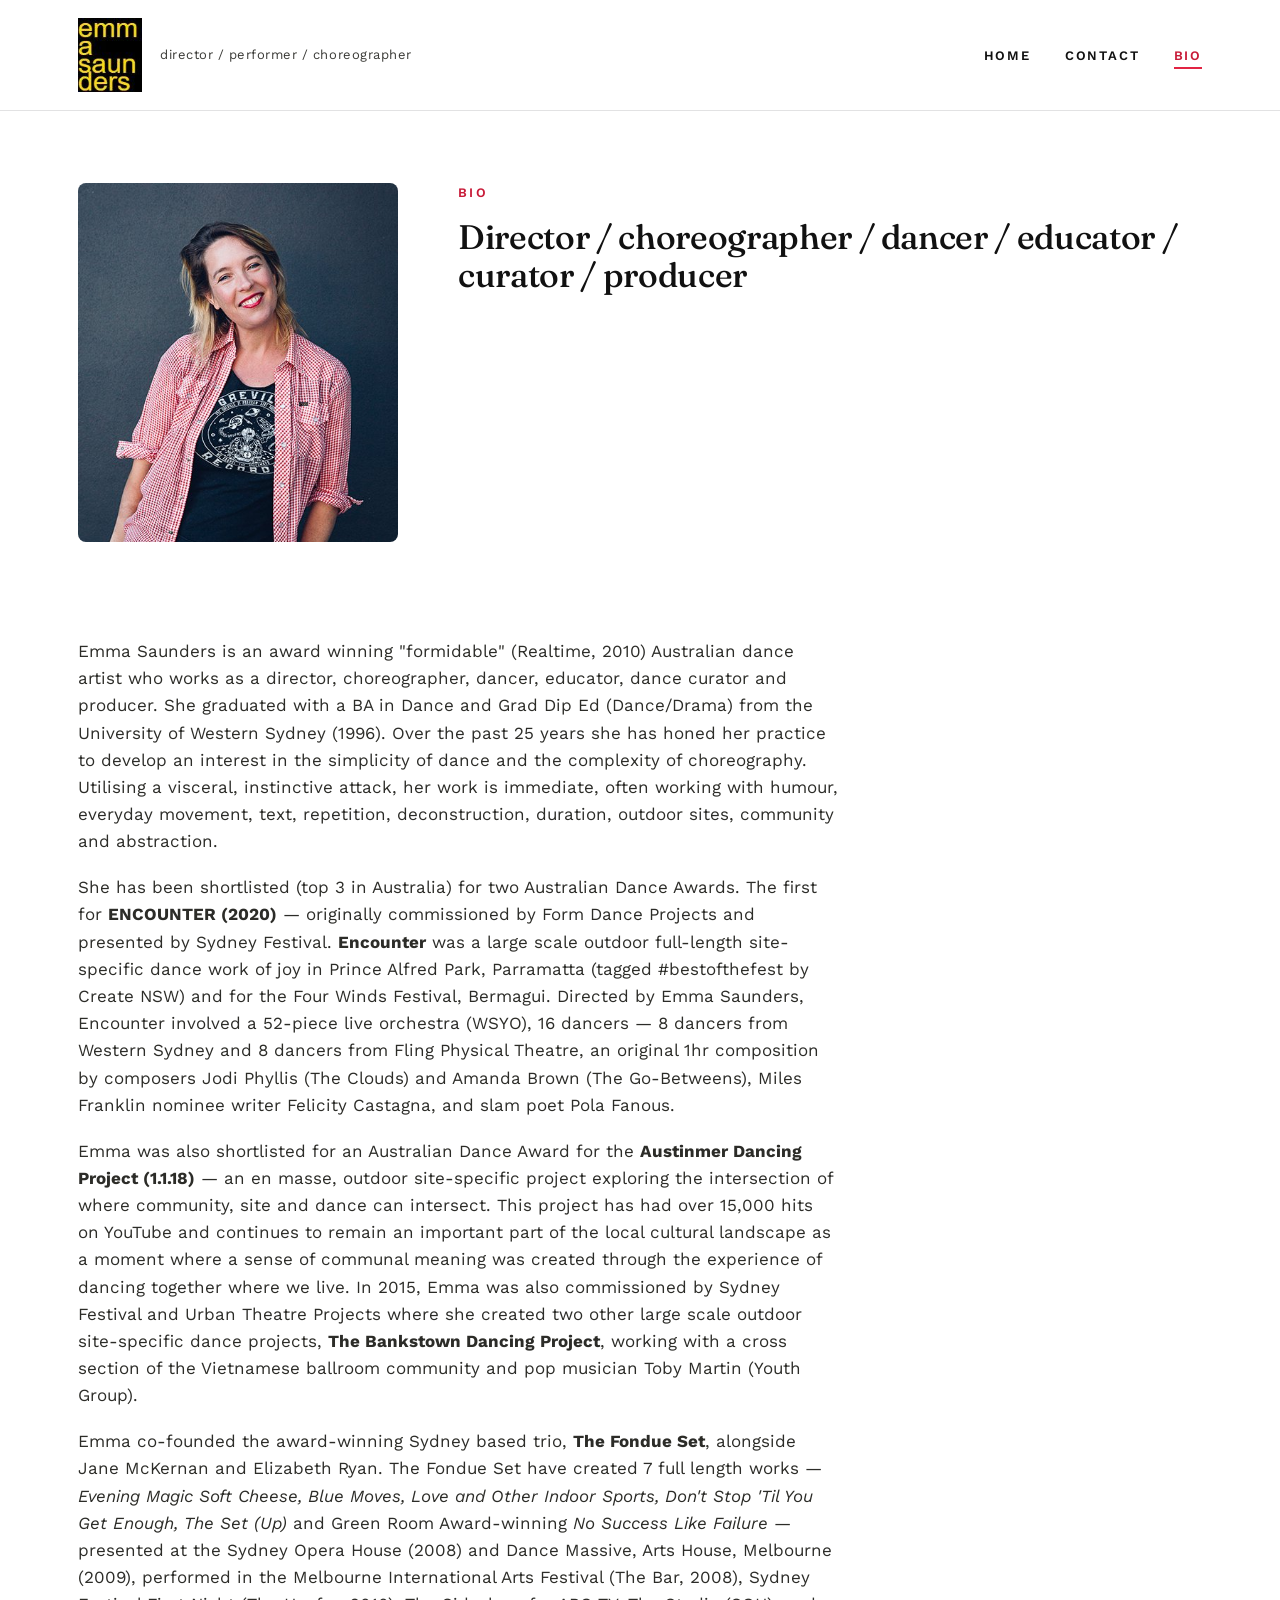
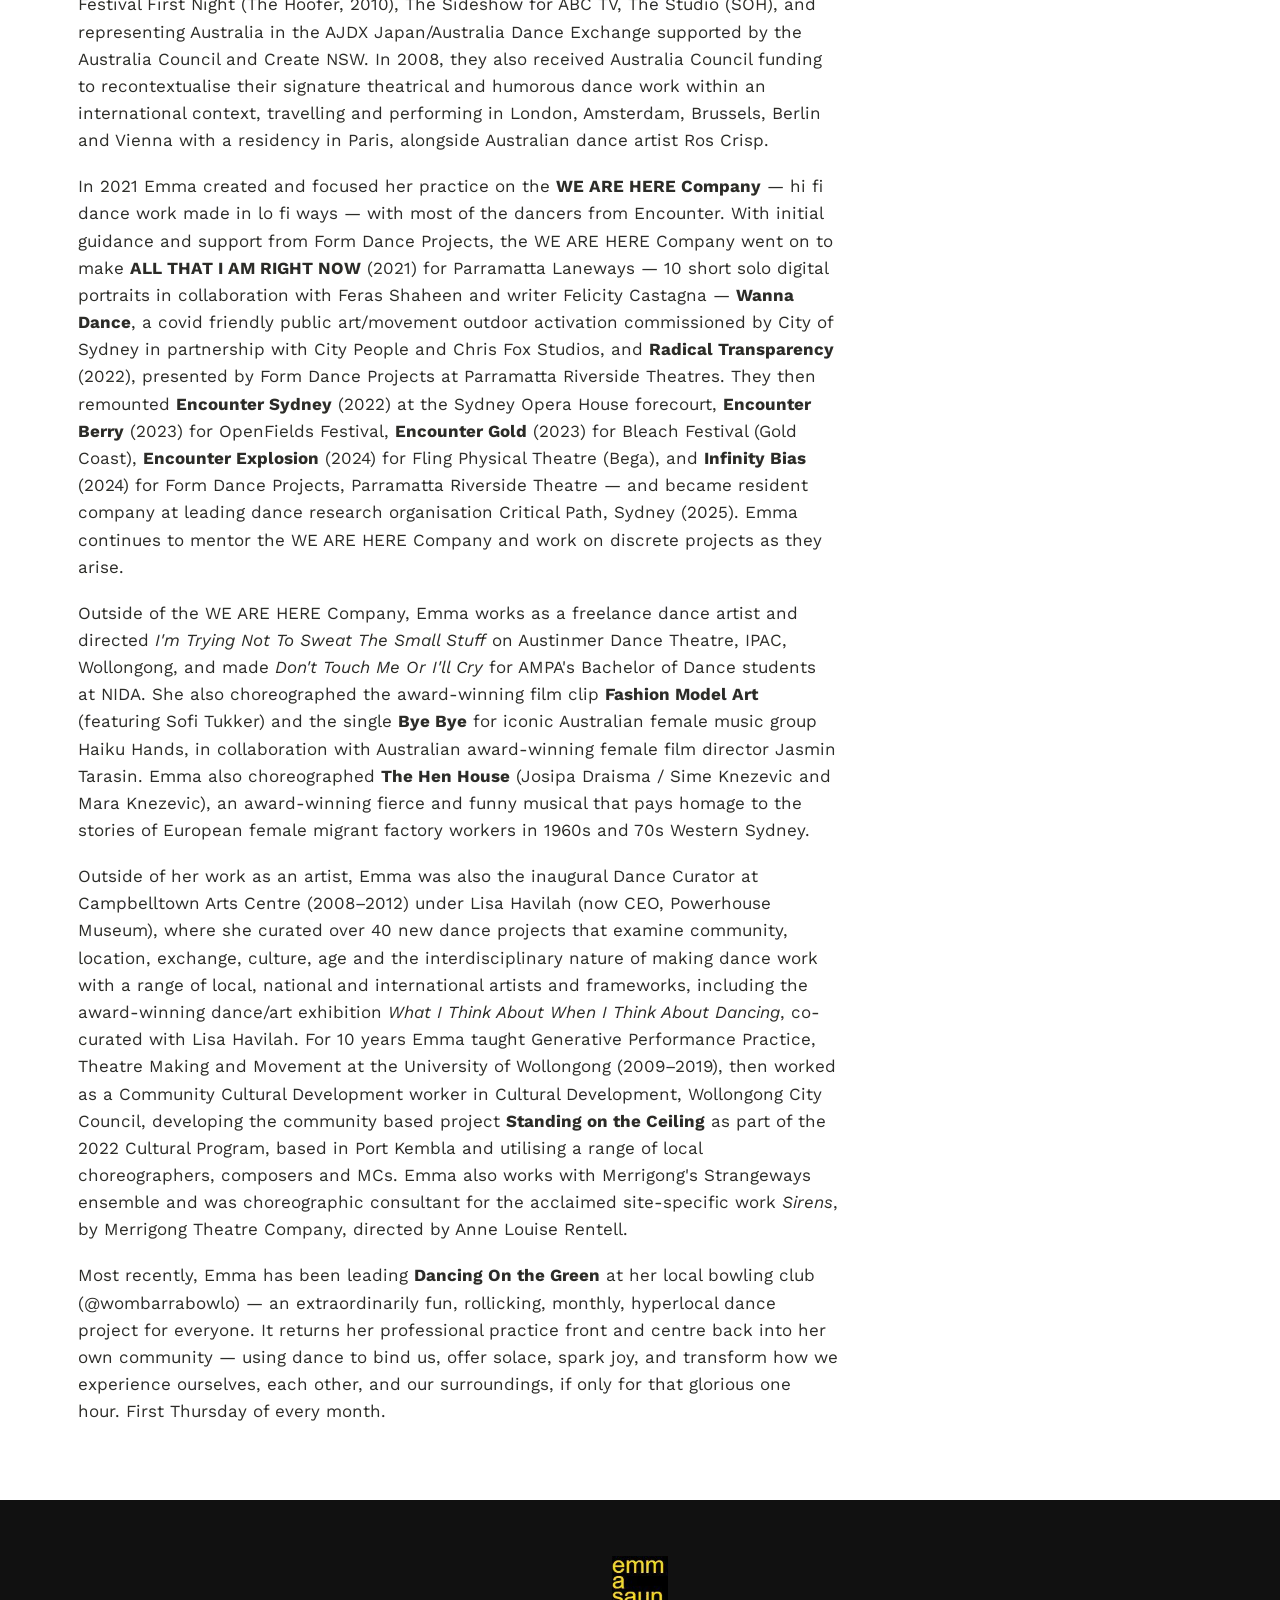
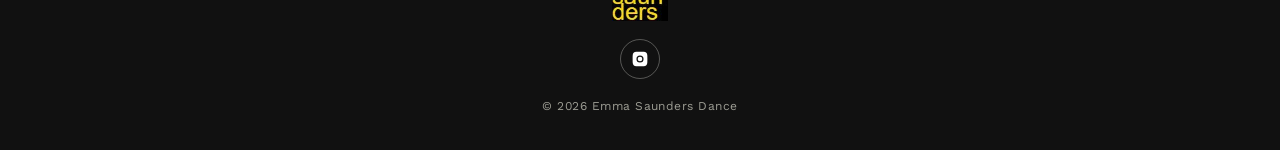
<file: bio.html>
<!DOCTYPE html>
<html lang="en">
<head>
<meta charset="UTF-8">
<meta name="viewport" content="width=device-width, initial-scale=1.0">
<title>Bio — Emma Saunders Dance</title>
<meta name="description" content="Emma Saunders is an award-winning Australian dance artist working as a director, choreographer, dancer, educator, dance curator and producer.">
<meta property="og:type" content="website">
<meta property="og:title" content="Bio — Emma Saunders Dance">
<link rel="preconnect" href="https://fonts.googleapis.com">
<link rel="preconnect" href="https://fonts.gstatic.com" crossorigin>
<link href="https://fonts.googleapis.com/css2?family=Fraunces:opsz,wght@9..144,400;9..144,500;9..144,600&family=Work+Sans:wght@400;500;600&display=swap" rel="stylesheet">
<link rel="stylesheet" href="css/style.css">
</head>
<body>

<header class="site-header">
  <div class="wrap">
    <a class="brand" href="index.html">
      <img class="logo-mark" src="images/logo.jpg" alt="Emma Saunders">
      <span class="role">director / performer / choreographer</span>
    </a>
    <button class="nav-toggle" aria-label="Toggle menu" aria-expanded="false">
      <span></span><span></span><span></span>
    </button>
    <nav class="main-nav">
      <ul>
        <li><a href="index.html">Home</a></li>
        <li><a href="contact.html">Contact</a></li>
        <li><a href="bio.html" aria-current="page">Bio</a></li>
      </ul>
    </nav>
  </div>
</header>

<div class="wrap">
  <div class="bio-hero">
    <img src="images/emma-headshot.jpg" alt="Portrait of Emma Saunders">
    <div>
      <span class="eyebrow">Bio</span>
      <h1>Director / choreographer / dancer / educator / curator / producer</h1>
    </div>
  </div>
</div>

<section class="tight">
  <div class="wrap">
    <div class="bio-body">
      <p>Emma Saunders is an award winning "formidable" (Realtime, 2010) Australian dance artist who works as a director, choreographer, dancer, educator, dance curator and producer. She graduated with a BA in Dance and Grad Dip Ed (Dance/Drama) from the University of Western Sydney (1996). Over the past 25 years she has honed her practice to develop an interest in the simplicity of dance and the complexity of choreography. Utilising a visceral, instinctive attack, her work is immediate, often working with humour, everyday movement, text, repetition, deconstruction, duration, outdoor sites, community and abstraction.</p>

      <p>She has been shortlisted (top 3 in Australia) for two Australian Dance Awards. The first for <strong>ENCOUNTER (2020)</strong> — originally commissioned by Form Dance Projects and presented by Sydney Festival. <strong>Encounter</strong> was a large scale outdoor full-length site-specific dance work of joy in Prince Alfred Park, Parramatta (tagged #bestofthefest by Create NSW) and for the Four Winds Festival, Bermagui. Directed by Emma Saunders, Encounter involved a 52-piece live orchestra (WSYO), 16 dancers — 8 dancers from Western Sydney and 8 dancers from Fling Physical Theatre, an original 1hr composition by composers Jodi Phyllis (The Clouds) and Amanda Brown (The Go-Betweens), Miles Franklin nominee writer Felicity Castagna, and slam poet Pola Fanous.</p>

      <p>Emma was also shortlisted for an Australian Dance Award for the <strong>Austinmer Dancing Project (1.1.18)</strong> — an en masse, outdoor site-specific project exploring the intersection of where community, site and dance can intersect. This project has had over 15,000 hits on YouTube and continues to remain an important part of the local cultural landscape as a moment where a sense of communal meaning was created through the experience of dancing together where we live. In 2015, Emma was also commissioned by Sydney Festival and Urban Theatre Projects where she created two other large scale outdoor site-specific dance projects, <strong>The Bankstown Dancing Project</strong>, working with a cross section of the Vietnamese ballroom community and pop musician Toby Martin (Youth Group).</p>

      <p>Emma co-founded the award-winning Sydney based trio, <strong>The Fondue Set</strong>, alongside Jane McKernan and Elizabeth Ryan. The Fondue Set have created 7 full length works — <em>Evening Magic Soft Cheese, Blue Moves, Love and Other Indoor Sports, Don't Stop 'Til You Get Enough, The Set (Up)</em> and Green Room Award-winning <em>No Success Like Failure</em> — presented at the Sydney Opera House (2008) and Dance Massive, Arts House, Melbourne (2009), performed in the Melbourne International Arts Festival (The Bar, 2008), Sydney Festival First Night (The Hoofer, 2010), The Sideshow for ABC TV, The Studio (SOH), and representing Australia in the AJDX Japan/Australia Dance Exchange supported by the Australia Council and Create NSW. In 2008, they also received Australia Council funding to recontextualise their signature theatrical and humorous dance work within an international context, travelling and performing in London, Amsterdam, Brussels, Berlin and Vienna with a residency in Paris, alongside Australian dance artist Ros Crisp.</p>

      <p>In 2021 Emma created and focused her practice on the <strong>WE ARE HERE Company</strong> — hi fi dance work made in lo fi ways — with most of the dancers from Encounter. With initial guidance and support from Form Dance Projects, the WE ARE HERE Company went on to make <strong>ALL THAT I AM RIGHT NOW</strong> (2021) for Parramatta Laneways — 10 short solo digital portraits in collaboration with Feras Shaheen and writer Felicity Castagna — <strong>Wanna Dance</strong>, a covid friendly public art/movement outdoor activation commissioned by City of Sydney in partnership with City People and Chris Fox Studios, and <strong>Radical Transparency</strong> (2022), presented by Form Dance Projects at Parramatta Riverside Theatres. They then remounted <strong>Encounter Sydney</strong> (2022) at the Sydney Opera House forecourt, <strong>Encounter Berry</strong> (2023) for OpenFields Festival, <strong>Encounter Gold</strong> (2023) for Bleach Festival (Gold Coast), <strong>Encounter Explosion</strong> (2024) for Fling Physical Theatre (Bega), and <strong>Infinity Bias</strong> (2024) for Form Dance Projects, Parramatta Riverside Theatre — and became resident company at leading dance research organisation Critical Path, Sydney (2025). Emma continues to mentor the WE ARE HERE Company and work on discrete projects as they arise.</p>

      <p>Outside of the WE ARE HERE Company, Emma works as a freelance dance artist and directed <em>I'm Trying Not To Sweat The Small Stuff</em> on Austinmer Dance Theatre, IPAC, Wollongong, and made <em>Don't Touch Me Or I'll Cry</em> for AMPA's Bachelor of Dance students at NIDA. She also choreographed the award-winning film clip <strong>Fashion Model Art</strong> (featuring Sofi Tukker) and the single <strong>Bye Bye</strong> for iconic Australian female music group Haiku Hands, in collaboration with Australian award-winning female film director Jasmin Tarasin. Emma also choreographed <strong>The Hen House</strong> (Josipa Draisma / Sime Knezevic and Mara Knezevic), an award-winning fierce and funny musical that pays homage to the stories of European female migrant factory workers in 1960s and 70s Western Sydney.</p>

      <p>Outside of her work as an artist, Emma was also the inaugural Dance Curator at Campbelltown Arts Centre (2008–2012) under Lisa Havilah (now CEO, Powerhouse Museum), where she curated over 40 new dance projects that examine community, location, exchange, culture, age and the interdisciplinary nature of making dance work with a range of local, national and international artists and frameworks, including the award-winning dance/art exhibition <em>What I Think About When I Think About Dancing</em>, co-curated with Lisa Havilah. For 10 years Emma taught Generative Performance Practice, Theatre Making and Movement at the University of Wollongong (2009–2019), then worked as a Community Cultural Development worker in Cultural Development, Wollongong City Council, developing the community based project <strong>Standing on the Ceiling</strong> as part of the 2022 Cultural Program, based in Port Kembla and utilising a range of local choreographers, composers and MCs. Emma also works with Merrigong's Strangeways ensemble and was choreographic consultant for the acclaimed site-specific work <em>Sirens</em>, by Merrigong Theatre Company, directed by Anne Louise Rentell.</p>

      <p>Most recently, Emma has been leading <strong>Dancing On the Green</strong> at her local bowling club (@wombarrabowlo) — an extraordinarily fun, rollicking, monthly, hyperlocal dance project for everyone. It returns her professional practice front and centre back into her own community — using dance to bind us, offer solace, spark joy, and transform how we experience ourselves, each other, and our surroundings, if only for that glorious one hour. First Thursday of every month.</p>
    </div>
  </div>
</section>

<footer class="site-footer">
  <div class="wrap">
    <img class="footer-logo" src="images/logo.jpg" alt="Emma Saunders">
    <div class="footer-social">
      <a href="https://www.instagram.com/emmasaundersemma/" target="_blank" rel="noopener" aria-label="Instagram">
        <svg viewBox="0 0 24 24"><path d="M12 2.2c3.2 0 3.6 0 4.85.07 3.25.15 4.77 1.69 4.92 4.92.06 1.25.07 1.63.07 4.81 0 3.19-.01 3.56-.07 4.81-.15 3.23-1.66 4.77-4.92 4.92-1.25.06-1.62.07-4.85.07-3.2 0-3.58-.01-4.83-.07-3.26-.15-4.77-1.7-4.92-4.92-.06-1.25-.07-1.62-.07-4.81 0-3.18.01-3.56.07-4.81.15-3.23 1.66-4.77 4.92-4.92C8.42 2.21 8.8 2.2 12 2.2Zm0 5.05a4.75 4.75 0 1 0 0 9.5 4.75 4.75 0 0 0 0-9.5Zm0 7.83a3.08 3.08 0 1 1 0-6.16 3.08 3.08 0 0 1 0 6.16Zm5.9-8.02a1.11 1.11 0 1 1-2.22 0 1.11 1.11 0 0 1 2.22 0Z"/></svg>
      </a>
    </div>
    <span class="fine-print">© <span id="year"></span> Emma Saunders Dance</span>
  </div>
</footer>

<script src="js/script.js"></script>
<script>document.getElementById('year').textContent = new Date().getFullYear();</script>
</body>
</html>
</file>
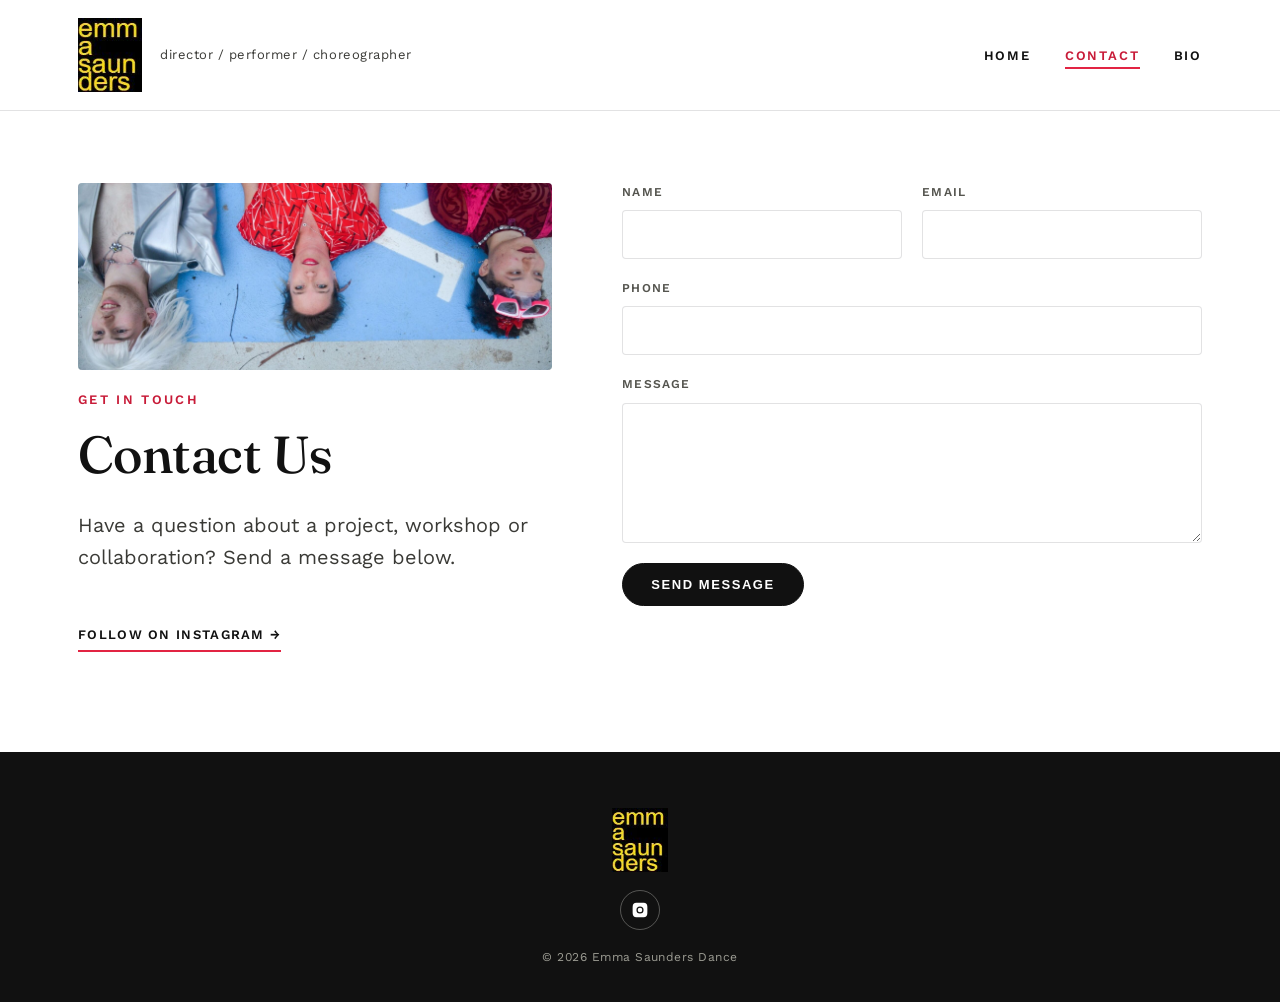
<file: contact.html>
<!DOCTYPE html>
<html lang="en">
<head>
<meta charset="UTF-8">
<meta name="viewport" content="width=device-width, initial-scale=1.0">
<title>Contact — Emma Saunders Dance</title>
<meta name="description" content="Get in touch with Emma Saunders Dance.">
<meta property="og:type" content="website">
<meta property="og:title" content="Contact — Emma Saunders Dance">
<link rel="preconnect" href="https://fonts.googleapis.com">
<link rel="preconnect" href="https://fonts.gstatic.com" crossorigin>
<link href="https://fonts.googleapis.com/css2?family=Fraunces:opsz,wght@9..144,400;9..144,500;9..144,600&family=Work+Sans:wght@400;500;600&display=swap" rel="stylesheet">
<link rel="stylesheet" href="css/style.css">
</head>
<body>

<header class="site-header">
  <div class="wrap">
    <a class="brand" href="index.html">
      <img class="logo-mark" src="images/logo.jpg" alt="Emma Saunders">
      <span class="role">director / performer / choreographer</span>
    </a>
    <button class="nav-toggle" aria-label="Toggle menu" aria-expanded="false">
      <span></span><span></span><span></span>
    </button>
    <nav class="main-nav">
      <ul>
        <li><a href="index.html">Home</a></li>
        <li><a href="contact.html" aria-current="page">Contact</a></li>
        <li><a href="bio.html">Bio</a></li>
      </ul>
    </nav>
  </div>
</header>

<div class="wrap">
  <div class="contact-wrap">
    <div class="contact-info">
      <div class="contact-photo">
        <img src="images/contact-bg.jpg" alt="WE ARE HERE Company dancer in a red dress">
      </div>
      <span class="eyebrow">Get in Touch</span>
      <h1>Contact Us</h1>
      <p class="lede">Have a question about a project, workshop or collaboration? Send a message below.</p>
      <a class="social" href="https://www.instagram.com/emmasaundersemma/" target="_blank" rel="noopener">Follow on Instagram →</a>
    </div>

    <div>
      <form class="contact-form" data-to="emmasaundersdance@gmail.com">
        <div class="form-row">
          <div class="field">
            <label for="name">Name</label>
            <input type="text" id="name" name="name" required>
          </div>
          <div class="field">
            <label for="email">Email</label>
            <input type="email" id="email" name="email" required>
          </div>
        </div>
        <div class="field">
          <label for="phone">Phone</label>
          <input type="tel" id="phone" name="phone">
        </div>
        <div class="field">
          <label for="message">Message</label>
          <textarea id="message" name="message" required></textarea>
        </div>
        <div>
          <button type="submit" class="btn btn-solid">Send Message</button>
          <p class="form-status" role="status"></p>
        </div>
      </form>
    </div>
  </div>
</div>

<footer class="site-footer">
  <div class="wrap">
    <img class="footer-logo" src="images/logo.jpg" alt="Emma Saunders">
    <div class="footer-social">
      <a href="https://www.instagram.com/emmasaundersemma/" target="_blank" rel="noopener" aria-label="Instagram">
        <svg viewBox="0 0 24 24"><path d="M12 2.2c3.2 0 3.6 0 4.85.07 3.25.15 4.77 1.69 4.92 4.92.06 1.25.07 1.63.07 4.81 0 3.19-.01 3.56-.07 4.81-.15 3.23-1.66 4.77-4.92 4.92-1.25.06-1.62.07-4.85.07-3.2 0-3.58-.01-4.83-.07-3.26-.15-4.77-1.7-4.92-4.92-.06-1.25-.07-1.62-.07-4.81 0-3.18.01-3.56.07-4.81.15-3.23 1.66-4.77 4.92-4.92C8.42 2.21 8.8 2.2 12 2.2Zm0 5.05a4.75 4.75 0 1 0 0 9.5 4.75 4.75 0 0 0 0-9.5Zm0 7.83a3.08 3.08 0 1 1 0-6.16 3.08 3.08 0 0 1 0 6.16Zm5.9-8.02a1.11 1.11 0 1 1-2.22 0 1.11 1.11 0 0 1 2.22 0Z"/></svg>
      </a>
    </div>
    <span class="fine-print">© <span id="year"></span> Emma Saunders Dance</span>
  </div>
</footer>

<script src="js/script.js"></script>
<script>document.getElementById('year').textContent = new Date().getFullYear();</script>
</body>
</html>
</file>
<file: css/style.css>
/* ============================================
   Emma Saunders Dance — stylesheet
   ============================================ */

:root {
  --ink: #111111;
  --paper: #ffffff;
  --paper-dim: #ffffff;
  --accent: #e22443;
  --accent-dim: #c81b38;
  --yellow: #fedc00;
  --coral: #e22443;
  --coral-dim: #c81b38;
  --line: rgba(23, 23, 26, 0.12);
  --max: 1180px;
  --max-wide: 1400px;
  --font-display: "Fraunces", Georgia, serif;
  --font-shout: "Work Sans", Helvetica, Arial, sans-serif;
  --font-body: "Work Sans", Helvetica, Arial, sans-serif;
}

* { box-sizing: border-box; }

html { scroll-behavior: smooth; }

body {
  margin: 0;
  background: var(--paper);
  color: var(--ink);
  font-family: var(--font-body);
  font-size: 17px;
  line-height: 1.6;
  -webkit-font-smoothing: antialiased;
}

img, video { max-width: 100%; display: block; }

a { color: inherit; text-decoration: none; }

.wrap {
  max-width: var(--max);
  margin: 0 auto;
  padding: 0 28px;
}

.eyebrow {
  font-family: var(--font-body);
  font-size: 13px;
  letter-spacing: 0.18em;
  text-transform: uppercase;
  color: var(--accent-dim);
  font-weight: 600;
  margin: 0 0 14px;
  display: block;
}

h1, h2, h3 {
  font-family: var(--font-display);
  font-weight: 500;
  line-height: 1.12;
  margin: 0 0 0.5em;
  letter-spacing: -0.01em;
}

p { margin: 0 0 1.1em; }

.btn {
  display: inline-flex;
  align-items: center;
  gap: 10px;
  padding: 13px 28px;
  border: 1px solid var(--ink);
  border-radius: 999px;
  font-size: 13px;
  letter-spacing: 0.12em;
  text-transform: uppercase;
  font-weight: 600;
  transition: background 0.2s ease, color 0.2s ease, border-color 0.2s ease;
  background: transparent;
  cursor: pointer;
}
.btn:hover { background: var(--ink); color: var(--paper); }

.btn-solid {
  background: var(--ink);
  color: var(--paper);
  border-color: var(--ink);
}
.btn-solid:hover { background: var(--accent); border-color: var(--accent); }

/* ---------- header ---------- */

.site-header {
  position: sticky;
  top: 0;
  z-index: 50;
  background: rgba(255, 255, 255, 0.98);
  border-bottom: 1px solid var(--line);
}

.site-header .wrap {
  display: flex;
  align-items: center;
  justify-content: space-between;
  gap: 20px;
  padding-top: 18px;
  padding-bottom: 18px;
}

.brand {
  display: flex;
  align-items: center;
  gap: 18px;
}

.brand .logo-mark {
  width: 64px;
  height: auto;
  display: block;
  image-rendering: -webkit-optimize-contrast;
}

.brand .role {
  font-size: 13px;
  letter-spacing: 0.04em;
  color: #3a3a36;
}

.footer-logo {
  width: 56px;
  height: auto;
  display: block;
}

.main-nav ul {
  list-style: none;
  display: flex;
  gap: 34px;
  margin: 0;
  padding: 0;
}

.main-nav a {
  font-size: 13px;
  letter-spacing: 0.14em;
  text-transform: uppercase;
  font-weight: 600;
  padding-bottom: 4px;
  border-bottom: 2px solid transparent;
  transition: border-color 0.2s ease, color 0.2s ease;
}

.main-nav a:hover,
.main-nav a[aria-current="page"] {
  border-color: var(--accent);
  color: var(--accent-dim);
}

.nav-toggle {
  display: none;
  border: none;
  background: none;
  cursor: pointer;
  padding: 6px;
}
.nav-toggle span {
  display: block;
  width: 24px;
  height: 2px;
  background: var(--ink);
  margin: 5px 0;
}

/* ---------- hero video ---------- */

.hero-video {
  position: relative;
  width: 100%;
  height: 82vh;
  min-height: 460px;
  max-height: 820px;
  overflow: hidden;
  background: var(--ink);
}

.hero-video video,
.hero-video img.fallback {
  position: absolute;
  inset: 0;
  width: 100%;
  height: 100%;
  object-fit: cover;
}

.hero-video::after {
  content: "";
  position: absolute;
  inset: 0;
  background: linear-gradient(180deg, rgba(0,0,0,0.15) 0%, rgba(0,0,0,0.05) 40%, rgba(0,0,0,0.55) 100%);
}

.hero-caption {
  position: absolute;
  left: 0;
  right: 0;
  bottom: 0;
  z-index: 2;
  padding: 0 28px 44px;
  color: #fff;
}

.hero-caption .wrap-inner {
  max-width: var(--max);
  margin: 0 auto;
}

.hero-caption h1 {
  font-size: clamp(32px, 5vw, 58px);
  color: #fff;
  max-width: 720px;
}

/* ---------- generic section ---------- */

section { padding: 88px 0; }
section.tight { padding: 56px 0; }
.section-alt { background: var(--paper-dim); }

.section-head {
  max-width: 720px;
  margin-bottom: 44px;
}

.section-head h2 {
  font-size: clamp(28px, 3.6vw, 42px);
}

.lede {
  font-size: 20px;
  color: #3a3a36;
}

/* ---------- photo gallery grid ---------- */

.gallery-grid {
  display: grid;
  grid-template-columns: repeat(2, 1fr);
  gap: 14px;
}

.gallery-grid img {
  width: 100%;
  height: 100%;
  aspect-ratio: 4 / 3;
  object-fit: cover;
  border-radius: 4px;
}

.gallery-caption {
  margin-top: 28px;
  font-size: 15px;
  color: #55554f;
  max-width: 780px;
}

/* ---------- feature (video + text) rows ---------- */

.feature-row {
  display: grid;
  grid-template-columns: 1.1fr 0.9fr;
  gap: 60px;
  align-items: center;
}

.feature-row.reverse { direction: rtl; }
.feature-row.reverse > * { direction: ltr; }

.feature-media {
  position: relative;
  border-radius: 6px;
  overflow: hidden;
  aspect-ratio: 16 / 9;
  background: var(--ink);
}

.feature-media video,
.feature-media img {
  width: 100%;
  height: 100%;
  object-fit: cover;
}

.feature-text .credit {
  display: block;
  margin-top: 18px;
  font-size: 13px;
  color: #7a7a72;
}

.event-card {
  background: var(--ink);
  color: var(--paper);
  border-radius: 6px;
  padding: 40px;
}

.event-card .event-date {
  font-family: var(--font-display);
  font-size: 30px;
  margin-bottom: 4px;
}

.event-card .event-meta {
  font-size: 14px;
  letter-spacing: 0.08em;
  text-transform: uppercase;
  color: #d8d3c6;
  margin-bottom: 26px;
}

.event-card .btn { border-color: var(--paper); color: var(--paper); }
.event-card .btn:hover { background: var(--paper); color: var(--ink); }

/* ---------- project cards ---------- */

.card-grid {
  display: grid;
  grid-template-columns: repeat(3, 1fr);
  gap: 30px;
}

.project-card { display: block; }

.project-card .thumb {
  aspect-ratio: 4 / 5;
  overflow: hidden;
  border-radius: 6px;
  margin-bottom: 18px;
  background: var(--paper-dim);
}

.project-card .thumb img {
  width: 100%;
  height: 100%;
  object-fit: cover;
  transition: transform 0.5s ease;
}

.project-card:hover .thumb img { transform: scale(1.05); }

.project-card h3 {
  font-size: 21px;
  margin-bottom: 4px;
}

.project-card .tag {
  font-size: 12px;
  letter-spacing: 0.1em;
  text-transform: uppercase;
  color: var(--accent-dim);
}

/* ---------- bio page ---------- */

.bio-hero {
  display: grid;
  grid-template-columns: 320px 1fr;
  gap: 60px;
  align-items: start;
  padding: 72px 0 40px;
}

.bio-hero img {
  border-radius: 8px;
  width: 100%;
}

.bio-body p { color: #2c2c28; }
.bio-body { max-width: 760px; }

/* ---------- contact ---------- */

.contact-wrap {
  display: grid;
  grid-template-columns: 0.9fr 1.1fr;
  gap: 70px;
  padding: 72px 0 100px;
}

.contact-info h1 { font-size: clamp(34px, 4.5vw, 52px); }

.contact-info .social {
  margin-top: 30px;
  display: inline-flex;
  align-items: center;
  gap: 10px;
  font-size: 13px;
  letter-spacing: 0.1em;
  text-transform: uppercase;
  font-weight: 600;
  border-bottom: 2px solid var(--accent);
  padding-bottom: 4px;
}

form.contact-form { display: grid; gap: 20px; }

.form-row { display: grid; grid-template-columns: 1fr 1fr; gap: 20px; }

.field { display: flex; flex-direction: column; gap: 8px; }

.field label {
  font-size: 12px;
  letter-spacing: 0.1em;
  text-transform: uppercase;
  color: #55554f;
  font-weight: 600;
}

.field input,
.field textarea {
  font-family: var(--font-body);
  font-size: 16px;
  padding: 14px 16px;
  border: 1px solid var(--line);
  border-radius: 4px;
  background: #fff;
  color: var(--ink);
}

.field input:focus,
.field textarea:focus {
  outline: none;
  border-color: var(--accent);
}

.field textarea { resize: vertical; min-height: 140px; }

.form-note {
  font-size: 14px;
  color: #6f6f68;
  margin-top: -4px;
}

.form-status {
  font-size: 14px;
  margin-top: 6px;
  display: none;
}
.form-status.visible { display: block; }
.form-status.ok { color: #3f6b2f; }
.form-status.err { color: var(--accent-dim); }

/* ---------- footer ---------- */

.site-footer {
  background: var(--ink);
  color: var(--paper);
  padding: 56px 0 34px;
  margin-top: 0;
}

.site-footer .wrap {
  display: flex;
  flex-direction: column;
  align-items: center;
  gap: 18px;
  text-align: center;
}

.site-footer .wordmark {
  font-family: var(--font-display);
  font-size: 24px;
  text-transform: lowercase;
}

.footer-social a {
  display: inline-flex;
  align-items: center;
  justify-content: center;
  width: 40px;
  height: 40px;
  border-radius: 50%;
  border: 1px solid rgba(246,243,238,0.3);
  transition: background 0.2s ease, border-color 0.2s ease;
}
.footer-social a:hover { background: var(--accent); border-color: var(--accent); }
.footer-social svg { width: 18px; height: 18px; fill: var(--paper); }

.site-footer .fine-print {
  font-size: 12px;
  color: #9c9c93;
  letter-spacing: 0.04em;
}

/* ---------- responsive ---------- */

@media (max-width: 900px) {
  .feature-row { grid-template-columns: 1fr; gap: 30px; }
  .card-grid { grid-template-columns: repeat(2, 1fr); }
  .bio-hero { grid-template-columns: 1fr; }
  .bio-hero img { max-width: 320px; }
  .contact-wrap { grid-template-columns: 1fr; gap: 40px; padding-top: 48px; }
}

@media (max-width: 680px) {
  .main-nav { position: fixed; inset: 68px 0 0 0; background: var(--paper); transform: translateY(-110%); transition: transform 0.25s ease; z-index: 40; overflow-y: auto; }
  .main-nav.open { transform: translateY(0); }
  .main-nav ul { flex-direction: column; gap: 0; padding: 20px 28px; }
  .main-nav li { border-bottom: 1px solid var(--line); }
  .main-nav a { display: block; padding: 18px 0; }
  .nav-toggle { display: block; }

  section { padding: 56px 0; }
  .gallery-grid { grid-template-columns: 1fr; }
  .card-grid { grid-template-columns: 1fr; }
  .form-row { grid-template-columns: 1fr; }
  .hero-video { height: 68vh; }
  .event-card { padding: 28px; }
}

/* ============================================
   Full-bleed overlay sections (hero, WE ARE HERE, Encounter)
   ============================================ */

.hero-split {
  display: grid;
  grid-template-columns: 0.85fr 1.15fr;
  min-height: 74vh;
}

.hero-split.three-col {
  grid-template-columns: 1fr 1fr 1fr;
}

.marquee-overlay {
  position: absolute;
  left: 0;
  right: 0;
  bottom: 18px;
  z-index: 2;
  color: var(--yellow);
  font-family: var(--font-shout);
  font-weight: 700;
  font-style: italic;
  font-size: clamp(20px, 2.6vw, 32px);
  padding: 0 20px;
  white-space: nowrap;
  overflow: hidden;
  text-overflow: ellipsis;
}

.vimeo-bg {
  position: absolute;
  inset: 0;
  width: 100%;
  height: 100%;
  border: 0;
  pointer-events: none;
}

.hero-split .mosaic,
.hero-split .media-pane {
  min-height: 320px;
  height: 100%;
}

.gallery-mosaic {
  display: grid;
  grid-template-columns: repeat(2, 1fr);
  grid-template-rows: repeat(3, 1fr);
  gap: 3px;
  height: 100%;
}

.gallery-mosaic img {
  width: 100%;
  height: 100%;
  object-fit: cover;
  display: block;
}

.media-pane {
  position: relative;
  overflow: hidden;
  background: var(--ink);
}

.media-pane video,
.media-pane img {
  position: absolute;
  inset: 0;
  width: 100%;
  height: 100%;
  object-fit: cover;
}

.gallery-caption-plain {
  padding: 22px 28px;
  font-size: 14px;
  color: #55554f;
  max-width: 980px;
}

/* Reusable full-bleed section with background media + dark scrim + overlaid content */

.bleed-section {
  position: relative;
  overflow: hidden;
  color: #fff;
  min-height: 640px;
  display: flex;
  align-items: center;
}

.bleed-section .bleed-media {
  position: absolute;
  inset: 0;
  width: 100%;
  height: 100%;
  object-fit: cover;
  z-index: 0;
}

.bleed-section .scrim {
  position: absolute;
  inset: 0;
  background: linear-gradient(90deg, rgba(0,0,0,0.72) 0%, rgba(0,0,0,0.35) 55%, rgba(0,0,0,0.15) 100%);
  z-index: 1;
}

.bleed-section.centered .scrim {
  background: radial-gradient(ellipse at center, rgba(0,0,0,0.35) 0%, rgba(0,0,0,0.72) 75%);
}

.bleed-section .bleed-content {
  position: relative;
  z-index: 2;
  width: 100%;
  padding: 64px 28px;
}

.shout {
  font-family: var(--font-shout);
  font-weight: 700;
  font-style: italic;
  color: var(--yellow);
  line-height: 1.06;
  margin: 0 0 0.15em;
  letter-spacing: -0.01em;
}

.shout.lg { font-size: clamp(30px, 4.2vw, 52px); }
.shout.xl { font-size: clamp(34px, 6vw, 64px); text-transform: uppercase; }

.text-box-dark {
  background: rgba(0,0,0,0.82);
  color: var(--yellow);
  padding: 22px 26px;
  max-width: 480px;
  margin: 22px 0 26px;
  font-size: 15.5px;
  line-height: 1.55;
}
.text-box-dark p { margin: 0 0 0.8em; color: var(--yellow); }
.text-box-dark p:last-child { margin-bottom: 0; }

.pill-coral {
  display: inline-block;
  background: var(--coral);
  color: #fff;
  font-size: 13px;
  font-weight: 700;
  letter-spacing: 0.02em;
  text-align: center;
  padding: 14px 22px;
  margin: 0 10px 10px 0;
  border-radius: 2px;
  transition: background 0.2s ease;
}
.pill-coral:hover { background: var(--coral-dim); }

.credit-line {
  margin-top: 16px;
  font-size: 13px;
  color: rgba(255,255,255,0.75);
}

.bleed-social {
  display: inline-flex;
  width: 34px;
  height: 34px;
  border-radius: 50%;
  overflow: hidden;
  margin-top: 8px;
}
.bleed-social img { width: 100%; height: 100%; object-fit: cover; }

.encounter-stack {
  text-align: center;
  max-width: 760px;
  margin: 0 auto;
}
.encounter-stack .shout { display: block; }

.btn-circle {
  display: inline-flex;
  align-items: center;
  justify-content: center;
  width: 108px;
  height: 108px;
  border-radius: 50%;
  background: var(--yellow);
  color: var(--ink);
  font-weight: 700;
  font-size: 14px;
  letter-spacing: 0.04em;
  margin-top: 22px;
  border: 3px solid rgba(0,0,0,0.15);
  transition: transform 0.2s ease;
}
.btn-circle:hover { transform: scale(1.06); }

/* Contact page photo */

.contact-photo {
  width: 100%;
  border-radius: 4px;
  overflow: hidden;
  margin-bottom: 20px;
}
.contact-photo img { width: 100%; display: block; }

@media (max-width: 900px) {
  .hero-split { grid-template-columns: 1fr; }
  .hero-split .mosaic { height: 62vw; }
  .hero-split .media-pane { height: 62vw; }
  .bleed-section { min-height: 520px; }
  .text-box-dark { max-width: 100%; }
}

@media (max-width: 680px) {
  .gallery-mosaic { grid-template-columns: repeat(2, 1fr); grid-template-rows: repeat(3, 1fr); }
  .bleed-section .bleed-content { padding: 40px 20px; }
  .btn-circle { width: 88px; height: 88px; font-size: 12px; }
  .brand .logo-mark { width: 52px; }
}

/* ---------- click-to-play video facade ---------- */

.video-facade {
  background-size: cover;
  background-position: center;
  cursor: pointer;
  display: flex;
  align-items: center;
  justify-content: center;
}

.video-facade .play-btn {
  width: 76px;
  height: 76px;
  border-radius: 50%;
  background: rgba(255,255,255,0.92);
  border: none;
  display: flex;
  align-items: center;
  justify-content: center;
  cursor: pointer;
  transition: transform 0.2s ease, background 0.2s ease;
  z-index: 2;
}
.video-facade .play-btn svg { width: 28px; height: 28px; fill: var(--ink); margin-left: 4px; }
.video-facade:hover .play-btn { transform: scale(1.08); background: #fff; }

.video-facade .video-label {
  position: absolute;
  left: 20px;
  bottom: 18px;
  z-index: 2;
  color: #fff;
  font-size: 13px;
  font-weight: 600;
  letter-spacing: 0.04em;
  text-shadow: 0 1px 6px rgba(0,0,0,0.6);
}

.video-facade::before {
  content: "";
  position: absolute;
  inset: 0;
  background: linear-gradient(0deg, rgba(0,0,0,0.55) 0%, rgba(0,0,0,0) 35%);
}

.video-facade iframe {
  position: absolute;
  inset: 0;
  width: 100%;
  height: 100%;
  border: 0;
}
</file>
